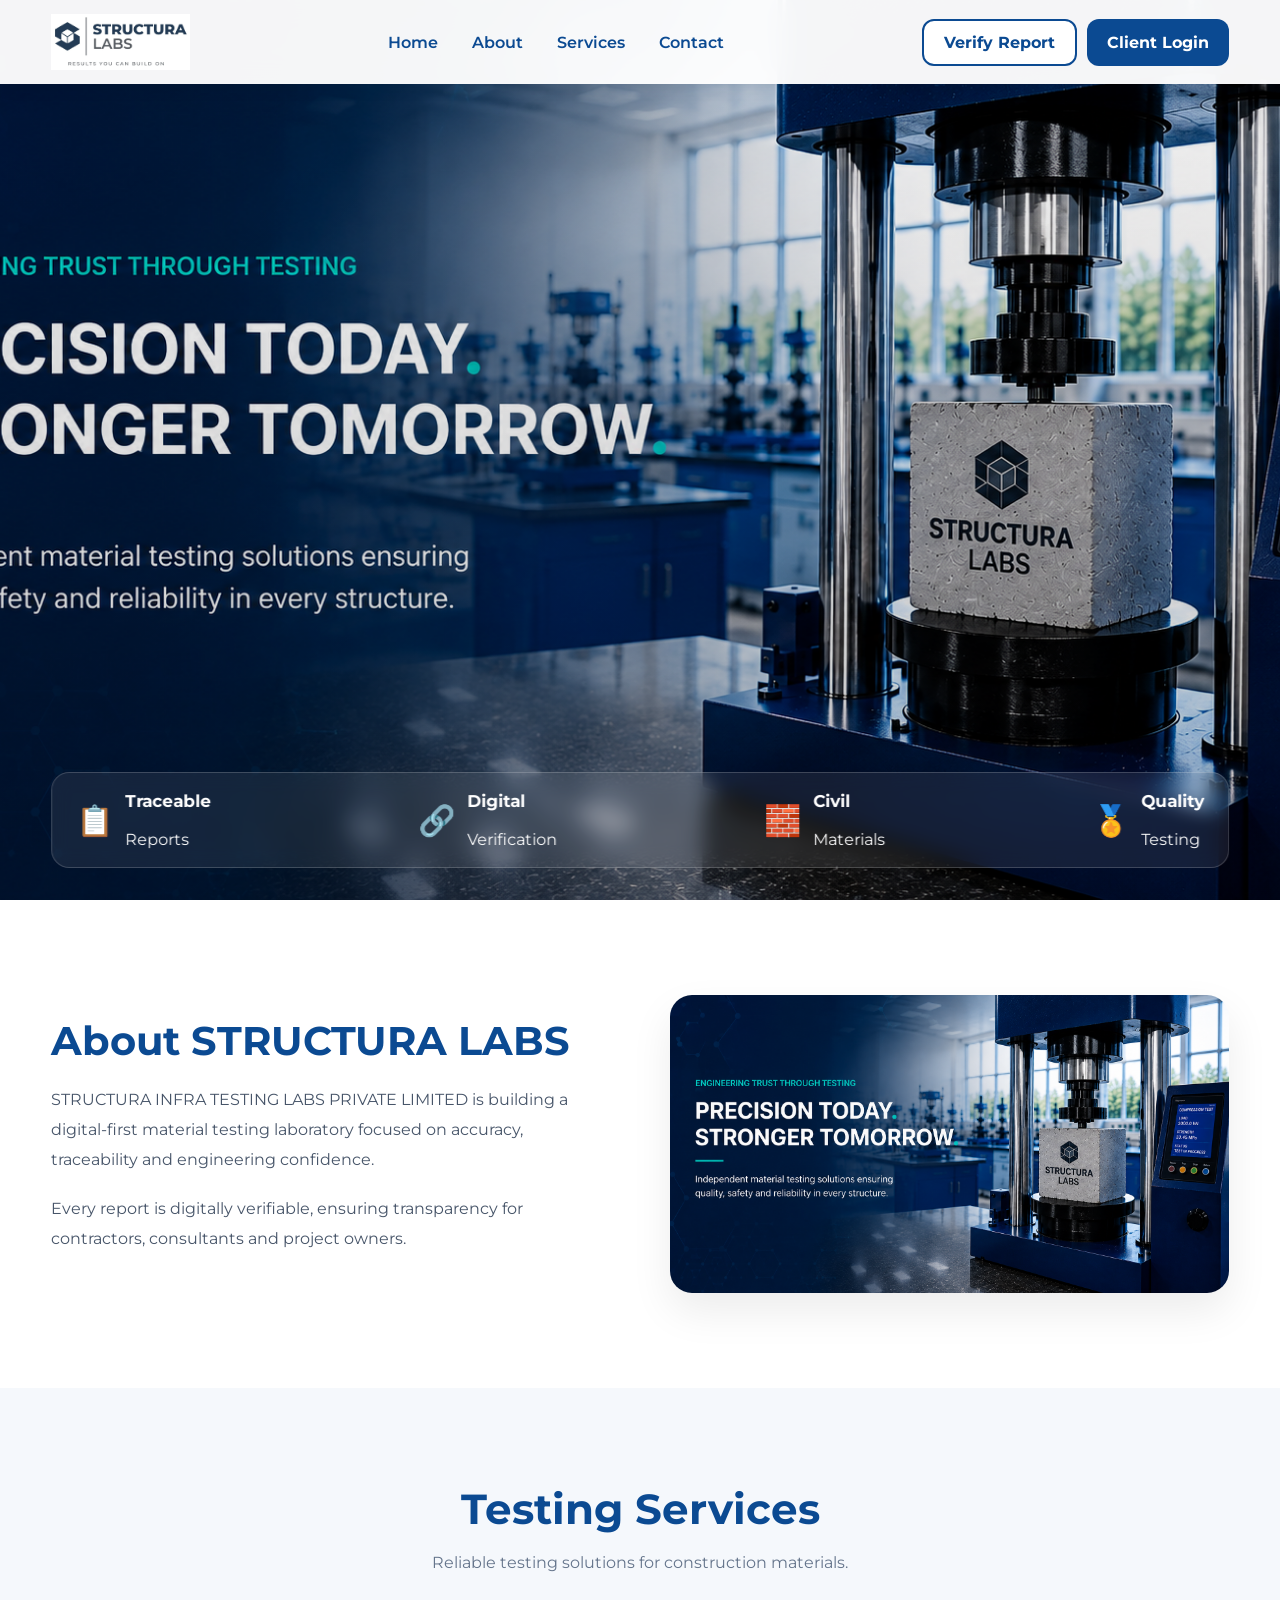
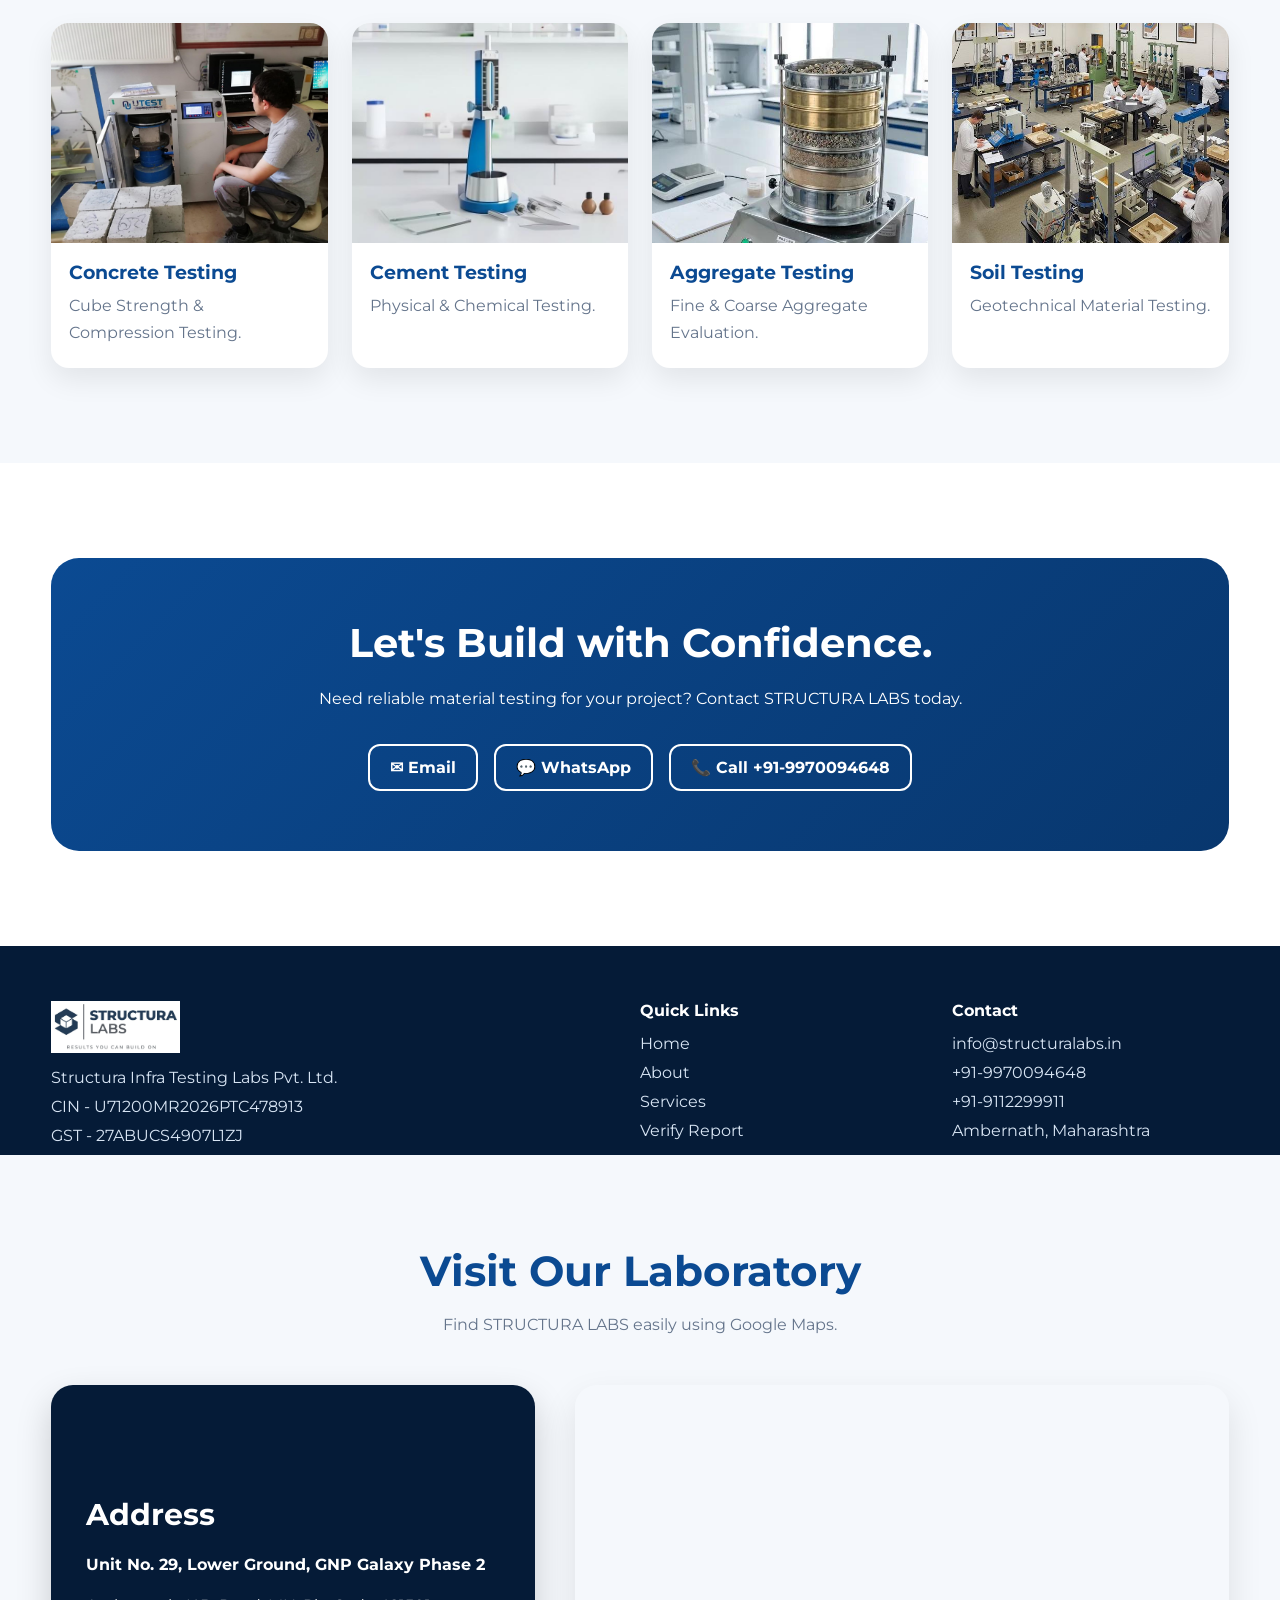
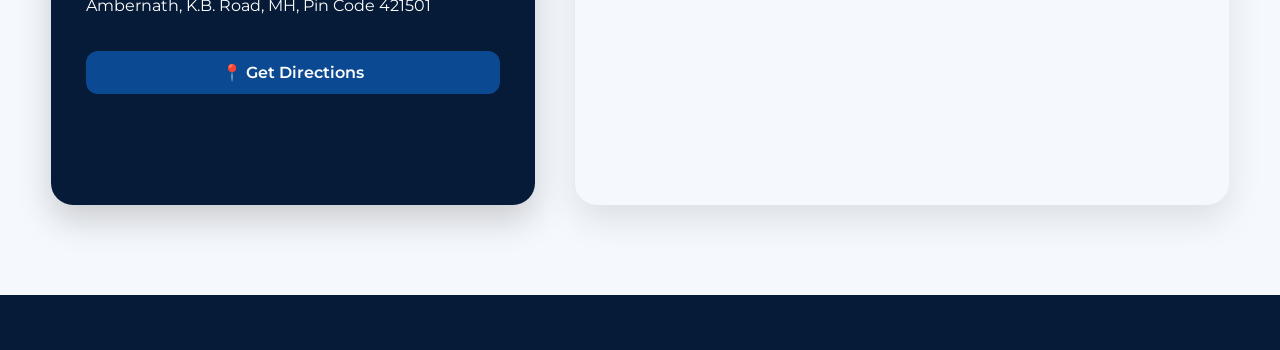
<file: index.html>
<!DOCTYPE html>
<html lang="en">
<head>
<meta charset="UTF-8">
<meta name="viewport" content="width=device-width, initial-scale=1.0">

<title>STRUCTURA LABS | Results You Can Build On</title>

<meta name="description" content="Independent Material Testing Laboratory in Ambernath, Maharashtra.">

<link rel="preconnect" href="https://fonts.googleapis.com">
<link rel="preconnect" href="https://fonts.gstatic.com" crossorigin>

<link href="https://fonts.googleapis.com/css2?family=Montserrat:wght@400;500;600;700;800&display=swap" rel="stylesheet">

<!-- Version updated to force Cloudflare refresh -->
<link rel="stylesheet" href="style.css?v=15">

</head>

<body>

<!-- HEADER -->

<header class="header">

<div class="container nav">

<a href="#" class="logo">
<img src="logo.jpg" alt="STRUCTURA LABS">
</a>

<nav class="menu" id="menu">

<a href="#">Home</a>
<a href="#about">About</a>
<a href="#services">Services</a>
<a href="#contact">Contact</a>

<div class="mobile-buttons">

<a href="/verify/" class="btn btn-outline">
Verify Report
</a>

<a href="/portal/" class="btn btn-primary">
Client Login
</a>

</div>

</nav>

<div class="desktop-buttons">

<a href="/verify/" class="btn btn-outline">
Verify Report
</a>

<a href="/portal/" class="btn btn-primary">
Client Login
</a>

</div>

<button class="hamburger" id="hamburger" aria-label="Menu">
☰
</button>

</div>

</header>

<!-- HERO -->

<section class="hero">

<div class="hero-overlay"></div>

<div class="container hero-features">

<div class="feature">
<span>📋</span>
<div><strong>Traceable</strong><br>Reports</div>
</div>

<div class="feature">
<span>🔗</span>
<div><strong>Digital</strong><br>Verification</div>
</div>

<div class="feature">
<span>🧱</span>
<div><strong>Civil</strong><br>Materials</div>
</div>

<div class="feature">
<span>🏅</span>
<div><strong>Quality</strong><br>Testing</div>
</div>

</div>

</section>

<!-- ABOUT -->

<section id="about" class="section">

<div class="container about">

<div>

<h2>About STRUCTURA LABS</h2>

<p>

STRUCTURA INFRA TESTING LABS PRIVATE LIMITED is building a
digital-first material testing laboratory focused on accuracy,
traceability and engineering confidence.

</p>

<p>

Every report is digitally verifiable, ensuring transparency for
contractors, consultants and project owners.

</p>

</div>

<div>

<img src="structura-banner.png?v=1" alt="STRUCTURA LABS Laboratory">

</div>

</div>

</section>

<!-- SERVICES -->

<section id="services" class="section light">

<div class="container">

<h2 class="center">Testing Services</h2>

<p class="center-sub">
Reliable testing solutions for construction materials.
</p>

<div class="cards">

<div class="card">
<img src="images/concrete-testing.jpg?v=15" loading="lazy" alt="Concrete Testing">
<h3>Concrete Testing</h3>
<p>Cube Strength & Compression Testing.</p>
</div>

<div class="card">
<img src="images/cement-testing.jpg?v=15" loading="lazy" alt="Cement Testing">
<h3>Cement Testing</h3>
<p>Physical & Chemical Testing.</p>
</div>

<div class="card">
<img src="images/aggregate-testing.jpg?v=15" loading="lazy" alt="Aggregate Testing">
<h3>Aggregate Testing</h3>
<p>Fine & Coarse Aggregate Evaluation.</p>
</div>

<div class="card">
<img src="images/soil-testing.jpg?v=15" loading="lazy" alt="Soil Testing">
<h3>Soil Testing</h3>
<p>Geotechnical Material Testing.</p>
</div>

</div>

</div>

</section>

<!-- CONTACT -->

<section id="contact" class="contact">

<div class="container">

<div class="contact-box">

<h2>Let's Build with Confidence.</h2>

<p>
Need reliable material testing for your project?
Contact STRUCTURA LABS today.
</p>

<div class="contact-buttons">

<a href="mailto:info@structuralabs.in" class="btn btn-outline white">
✉ Email
</a>

<a href="https://wa.me/919970094648?text=Hello%20STRUCTURA%20LABS,%0A%0AI%20would%20like%20to%20enquire%20about%20material%20testing%20services.%0A%0AProject:%0ALocation:%0AMaterial:%0AQuantity:"
target="_blank"
class="btn btn-outline white">
💬 WhatsApp
</a>

<a href="tel:+919970094648" class="btn btn-outline white">
📞 Call +91-9970094648
</a>

</div>

</div>

</div>

</section>

<!-- FOOTER -->

<footer>

<div class="container footer">

<div>

<img src="logo.jpg" alt="STRUCTURA LABS">

<p>Structura Infra Testing Labs Pvt. Ltd.</p>
<p>CIN - U71200MR2026PTC478913</p>
<p>GST - 27ABUCS4907L1ZJ</p>

</div>

<div>

<h4>Quick Links</h4>

<a href="#">Home</a>
<a href="#about">About</a>
<a href="#services">Services</a>
<a href="/verify/">Verify Report</a>

</div>

<div>

<h4>Contact</h4>

<p>info@structuralabs.in</p>
<p><a href="tel:+919970094648">+91-9970094648</a></p>
<p><a href="tel:+919112299911">+91-9112299911</a></p>
<p>Ambernath, Maharashtra</p>

</div>

</div>

<!-- LOCATION -->

<section id="location" class="location">

<div class="container">

  

<h2 class="center">Visit Our Laboratory</h2>

<p class="center-sub">
  
Find STRUCTURA LABS easily using Google Maps.
</p>

<div class="location-grid">

<!-- Contact Card -->

<div class="location-info">

  <h3 style="color:#062A54;">Address</h3>

  <p>
    <strong style="color:#062A54;">
      Unit No. 29, Lower Ground, GNP Galaxy Phase 2
    </strong>
  </p>

  <p style="color:#24364B;">
    Ambernath, K.B. Road, MH, Pin Code 421501
  </p>

  <a href="https://maps.app.goo.gl/GvoWypFNTPqAQP8G9"
     target="_blank"
     class="btn btn-primary">
     📍 Get Directions
  </a>

</div>

<!-- Google Map -->

<div class="map-box">

<iframe
src="https://www.google.com/maps?q=19.2205003,73.1712398&z=17&output=embed"
allowfullscreen
loading="lazy"
referrerpolicy="strict-origin-when-cross-origin">
</iframe>

</div>

</div>

</div>

</section>

</footer>

<script src="main.js?v=15"></script>

</body>
</html>
</file>
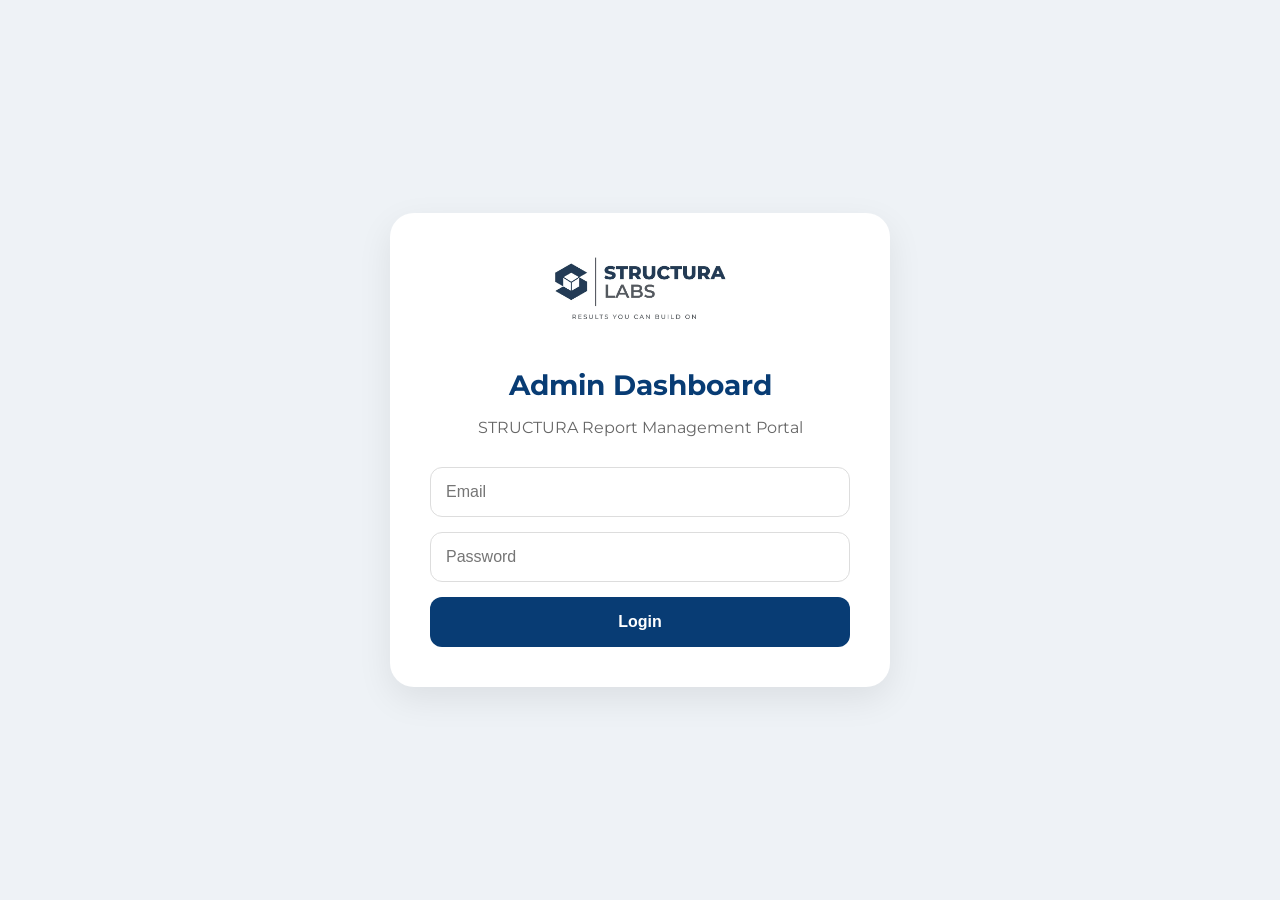
<file: ADMIN/INDEX.HTML>
<!DOCTYPE html>
<html lang="en">
<head>
<meta charset="UTF-8">
<meta name="viewport" content="width=device-width, initial-scale=1.0">
<title>STRUCTURA LABS Admin</title>

<link href="https://fonts.googleapis.com/css2?family=Montserrat:wght@400;500;600;700&display=swap" rel="stylesheet">

<style>
body{
margin:0;
font-family:Montserrat,sans-serif;
background:#eef2f6;
display:flex;
justify-content:center;
align-items:center;
height:100vh;
}

.card{
background:white;
padding:40px;
border-radius:24px;
box-shadow:0 12px 35px rgba(0,0,0,.08);
width:420px;
text-align:center;
}

img{
width:180px;
margin-bottom:20px;
}

h1{
color:#083C74;
font-size:28px;
margin-bottom:10px;
}

p{
color:#666;
margin-bottom:30px;
}

input{
width:100%;
padding:15px;
border-radius:12px;
border:1px solid #ddd;
margin-bottom:15px;
font-size:16px;
box-sizing:border-box;
}

button{
width:100%;
padding:16px;
border:none;
border-radius:12px;
background:#083C74;
color:white;
font-size:16px;
font-weight:600;
cursor:pointer;
}

button:hover{
background:#062d5a;
}
</style>

</head>
<body>

<div class="card">

<img src="../logo.jpg" alt="STRUCTURA Logo">

<h1>Admin Dashboard</h1>

<p>STRUCTURA Report Management Portal</p>

<input type="email" placeholder="Email">

<input type="password" placeholder="Password">

<button>Login</button>

</div>

</body>
</html>
</file>
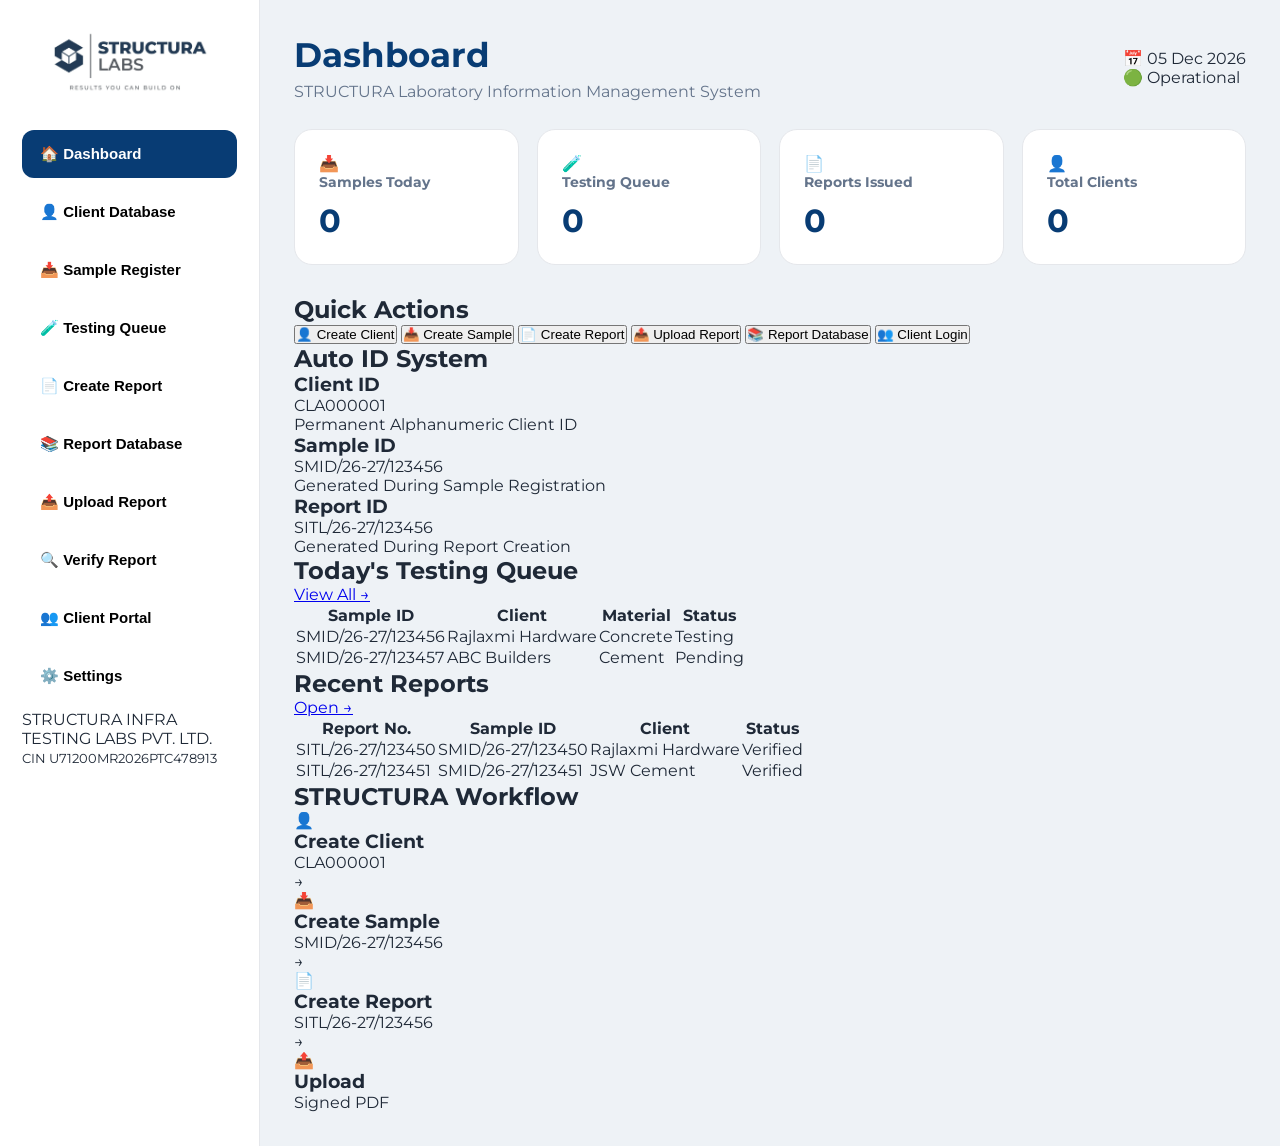
<file: admin/index.html>
<!DOCTYPE html>
<html lang="en">
<head>

<meta charset="UTF-8">
<meta name="viewport" content="width=device-width, initial-scale=1.0">

<title>STRUCTURA LABS | Admin Dashboard</title>

<link rel="preconnect" href="https://fonts.googleapis.com">
<link rel="preconnect" href="https://fonts.gstatic.com" crossorigin>

<link href="https://fonts.googleapis.com/css2?family=Montserrat:wght@400;500;600;700;800&display=swap" rel="stylesheet">

<link rel="stylesheet" href="dashboard.css?v=3">

</head>

<body>

<div class="layout">

<!-- SIDEBAR -->

<aside class="sidebar">

<img src="../logo.jpg" class="logo" alt="STRUCTURA LABS">

<div class="menu">

<button class="active" onclick="location.href='/admin/'">
🏠 Dashboard
</button>

<button onclick="location.href='/admin/pages/clients.html'">
👤 Client Database
</button>

<button onclick="location.href='/admin/pages/new-sample.html'">
📥 Sample Register
</button>

<button onclick="location.href='/admin/pages/testing-queue.html'">
🧪 Testing Queue
</button>

<button onclick="location.href='/admin/pages/generate-report.html'">
📄 Create Report
</button>

<button onclick="location.href='/admin/pages/reports.html'">
📚 Report Database
</button>

<button onclick="location.href='/admin/pages/upload.html'">
📤 Upload Report
</button>

<button onclick="location.href='/verify/'">
🔍 Verify Report
</button>

<button onclick="location.href='/portal/'">
👥 Client Portal
</button>

<button onclick="location.href='/admin/pages/settings.html'">
⚙️ Settings
</button>

</div>

<div class="sidebar-footer">

<p>STRUCTURA INFRA TESTING LABS PVT. LTD.</p>

<small>CIN U71200MR2026PTC478913</small>

</div>

</aside>

<!-- MAIN -->

<main class="main">

<!-- TOP HEADER -->

<div class="header">

<div>

<h1>Dashboard</h1>

<p class="subtitle">
STRUCTURA Laboratory Information Management System
</p>

</div>

<div class="header-status">

<div class="status-box">
📅 <span id="todayDate"></span>
</div>

<div class="status-box">
🟢 Operational
</div>

</div>

</div>

<!-- DASHBOARD CARDS -->

<div class="stats">

<div class="card blue">
<div class="icon">📥</div>
<h3>Samples Today</h3>
<div class="value" id="samplesToday">0</div>
</div>

<div class="card orange">
<div class="icon">🧪</div>
<h3>Testing Queue</h3>
<div class="value" id="testingQueue">0</div>
</div>

<div class="card green">
<div class="icon">📄</div>
<h3>Reports Issued</h3>
<div class="value" id="reportsIssued">0</div>
</div>

<div class="card purple">
<div class="icon">👤</div>
<h3>Total Clients</h3>
<div class="value" id="clientsCount">0</div>
</div>

</div>

<!-- QUICK ACTIONS -->

<section class="section">

<h2>Quick Actions</h2>

<div class="actions-grid">

<button onclick="location.href='/admin/pages/clients.html'">
👤
<span>Create Client</span>
</button>

<button onclick="location.href='/admin/pages/new-sample.html'">
📥
<span>Create Sample</span>
</button>

<button onclick="location.href='/admin/pages/generate-report.html'">
📄
<span>Create Report</span>
</button>

<button onclick="location.href='/admin/pages/upload.html'">
📤
<span>Upload Report</span>
</button>

<button onclick="location.href='/admin/pages/reports.html'">
📚
<span>Report Database</span>
</button>

<button onclick="location.href='/portal/'">
👥
<span>Client Login</span>
</button>

</div>

</section>

<!-- ID SYSTEM -->

<section class="section">

<h2>Auto ID System</h2>

<div class="id-grid">

<div class="id-card">

<h3>Client ID</h3>

<div class="id-value">CLA000001</div>

<p>Permanent Alphanumeric Client ID</p>

</div>

<div class="id-card">

<h3>Sample ID</h3>

<div class="id-value">SMID/26-27/123456</div>

<p>Generated During Sample Registration</p>

</div>

<div class="id-card">

<h3>Report ID</h3>

<div class="id-value">SITL/26-27/123456</div>

<p>Generated During Report Creation</p>

</div>

</div>

</section>

<!-- TODAY'S TESTING QUEUE -->

<section class="section">

<div class="section-header">

<h2>Today's Testing Queue</h2>

<a href="/admin/pages/testing-queue.html">
View All →
</a>

</div>

<div class="table-card">

<table>

<thead>

<tr>

<th>Sample ID</th>
<th>Client</th>
<th>Material</th>
<th>Status</th>

</tr>

</thead>

<tbody>

<tr>

<td>SMID/26-27/123456</td>

<td>Rajlaxmi Hardware</td>

<td>Concrete</td>

<td><span class="badge testing">Testing</span></td>

</tr>

<tr>

<td>SMID/26-27/123457</td>

<td>ABC Builders</td>

<td>Cement</td>

<td><span class="badge pending">Pending</span></td>

</tr>

</tbody>

</table>

</div>

</section>

<!-- RECENT REPORTS -->

<section class="section">

<div class="section-header">

<h2>Recent Reports</h2>

<a href="/admin/pages/reports.html">
Open →
</a>

</div>

<div class="table-card">

<table>

<thead>

<tr>

<th>Report No.</th>
<th>Sample ID</th>
<th>Client</th>
<th>Status</th>

</tr>

</thead>

<tbody>

<tr>

<td>SITL/26-27/123450</td>

<td>SMID/26-27/123450</td>

<td>Rajlaxmi Hardware</td>

<td><span class="badge verified">Verified</span></td>

</tr>

<tr>

<td>SITL/26-27/123451</td>

<td>SMID/26-27/123451</td>

<td>JSW Cement</td>

<td><span class="badge verified">Verified</span></td>

</tr>

</tbody>

</table>

</div>

</section>

<!-- WORKFLOW -->

<section class="section">

<h2>STRUCTURA Workflow</h2>

<div class="workflow">

<div class="step">

<div class="step-icon">👤</div>

<h3>Create Client</h3>

<p>CLA000001</p>

</div>

<div class="arrow">→</div>

<div class="step">

<div class="step-icon">📥</div>

<h3>Create Sample</h3>

<p>SMID/26-27/123456</p>

</div>

<div class="arrow">→</div>

<div class="step">

<div class="step-icon">📄</div>

<h3>Create Report</h3>

<p>SITL/26-27/123456</p>

</div>

<div class="arrow">→</div>

<div class="step">

<div class="step-icon">📤</div>

<h3>Upload</h3>

<p>Signed PDF</p>

</div>

</div>

</section>

</main>

</div>

<script>

document.getElementById("todayDate").textContent =
new Date().toLocaleDateString("en-IN",{
day:"2-digit",
month:"short",
year:"numeric"
});

</script>

</body>
</html>
</file>
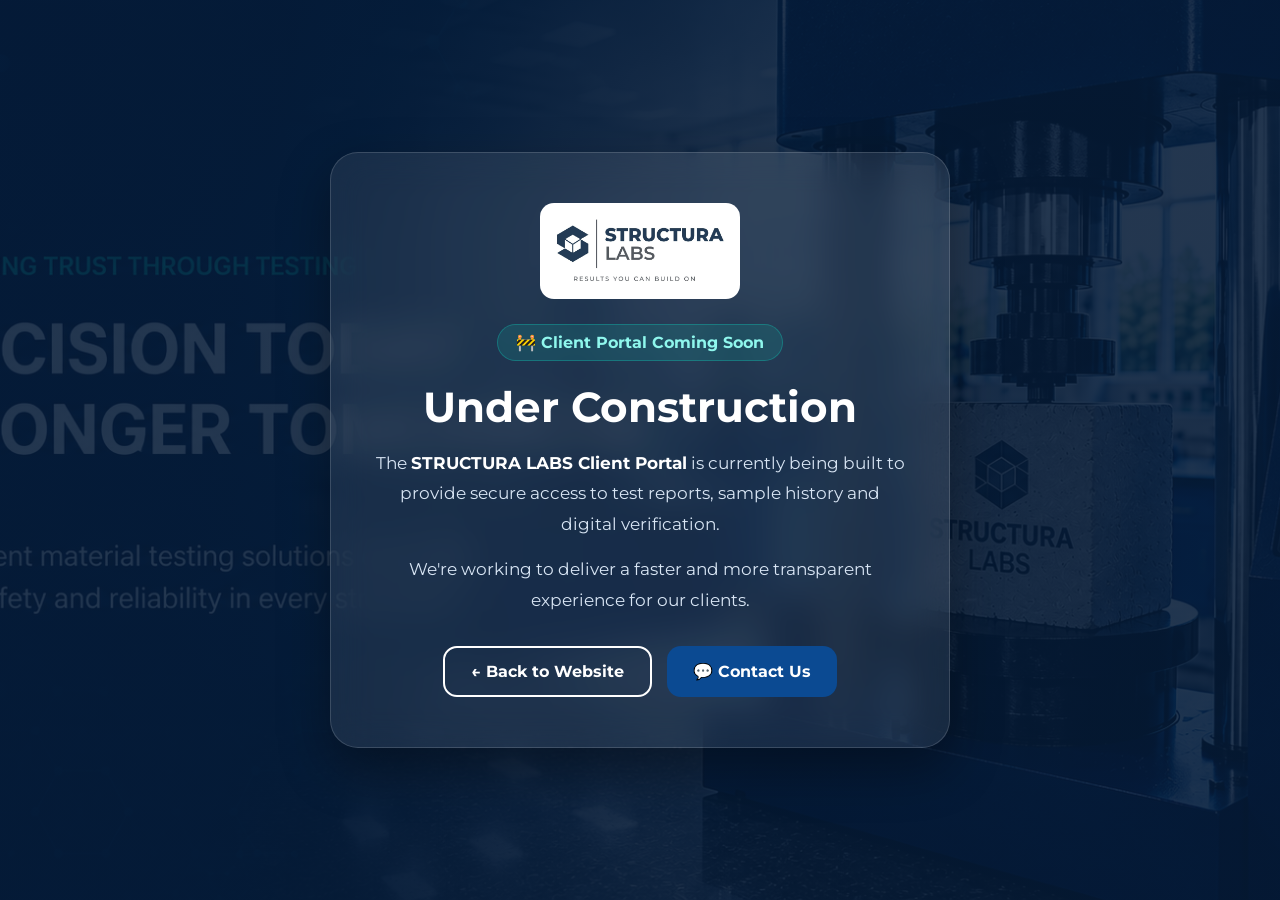
<file: portal/index.html>
<!DOCTYPE html>
<html lang="en">
<head>
<meta charset="UTF-8">
<meta name="viewport" content="width=device-width, initial-scale=1.0">

<title>Client Portal | STRUCTURA LABS</title>

<link rel="preconnect" href="https://fonts.googleapis.com">
<link rel="preconnect" href="https://fonts.gstatic.com" crossorigin>

<link href="https://fonts.googleapis.com/css2?family=Montserrat:wght@400;500;600;700;800&display=swap" rel="stylesheet">

<style>
:root{
  --blue:#0B4A92;
  --navy:#051B37;
  --teal:#11C5B5;
}

*{
  margin:0;
  padding:0;
  box-sizing:border-box;
}

body{
  font-family:'Montserrat',sans-serif;
  min-height:100vh;
  display:flex;
  align-items:center;
  justify-content:center;
  padding:20px;
  color:white;
  background:
  linear-gradient(rgba(5,27,55,.88),rgba(5,27,55,.88)),
  url("../structura-banner.png") center/cover no-repeat;
}

.card{
  width:100%;
  max-width:620px;
  padding:50px 40px;
  border-radius:28px;
  text-align:center;
  background:rgba(255,255,255,.08);
  backdrop-filter:blur(18px);
  border:1px solid rgba(255,255,255,.15);
  box-shadow:0 20px 50px rgba(0,0,0,.35);
}

.logo{
  width:200px;
  margin:0 auto 25px;
  display:block;
  background:white;
  padding:12px;
  border-radius:14px;
}

.badge{
  display:inline-block;
  padding:8px 18px;
  margin-bottom:20px;
  border-radius:999px;
  background:rgba(17,197,181,.15);
  border:1px solid rgba(17,197,181,.35);
  color:#8FF7ED;
  font-weight:700;
}

h1{
  font-size:42px;
  margin-bottom:15px;
}

p{
  font-size:17px;
  line-height:1.8;
  color:#D8E5F4;
  margin-bottom:15px;
}

.highlight{
  color:white;
  font-weight:700;
}

.buttons{
  margin-top:30px;
  display:flex;
  gap:15px;
  justify-content:center;
  flex-wrap:wrap;
}

.btn{
  display:inline-flex;
  align-items:center;
  justify-content:center;
  padding:14px 26px;
  border-radius:14px;
  font-weight:700;
  text-decoration:none;
  transition:.3s;
}

.btn-primary{
  background:var(--blue);
  color:white;
}

.btn-primary:hover{
  background:#08376E;
}

.btn-outline{
  border:2px solid white;
  color:white;
}

.btn-outline:hover{
  background:white;
  color:var(--blue);
}

@media(max-width:768px){

.card{
  padding:35px 24px;
}

.logo{
  width:160px;
}

h1{
  font-size:30px;
}

p{
  font-size:15px;
}

.buttons{
  flex-direction:column;
}

.btn{
  width:100%;
}

}
</style>

</head>

<body>

<div class="card">

<img src="../logo.jpg" class="logo" alt="STRUCTURA LABS">

<div class="badge">
🚧 Client Portal Coming Soon
</div>

<h1>Under Construction</h1>

<p>
The <span class="highlight">STRUCTURA LABS Client Portal</span> is currently being built to provide secure access to test reports, sample history and digital verification.
</p>

<p>
We're working to deliver a faster and more transparent experience for our clients.
</p>

<div class="buttons">

<a href="/" class="btn btn-outline">
← Back to Website
</a>

<a href="https://wa.me/919970094648?text=Hello%20STRUCTURA%20LABS,%20I%20would%20like%20to%20enquire%20about%20my%20test%20report."
target="_blank"
class="btn btn-primary">
💬 Contact Us
</a>

</div>

</div>

</body>
</html>
</file>
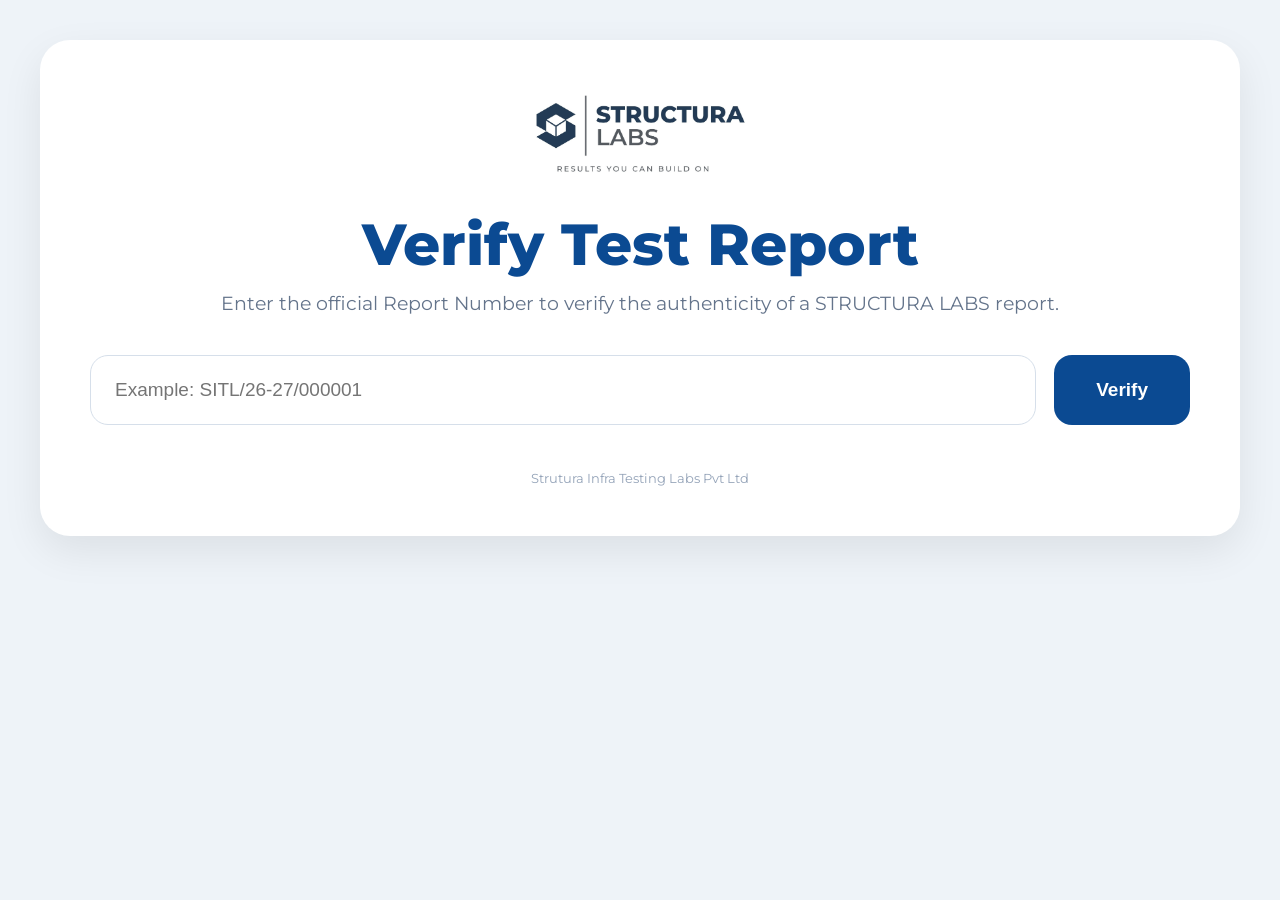
<file: verify/index.html>
<!DOCTYPE html>
<html lang="en">
<head>
<meta charset="UTF-8">
<meta name="viewport" content="width=device-width, initial-scale=1.0">

<title>Verify Test Report | STRUCTURA LABS</title>

<link rel="preconnect" href="https://fonts.googleapis.com">
<link rel="preconnect" href="https://fonts.gstatic.com" crossorigin>
<link href="https://fonts.googleapis.com/css2?family=Montserrat:wght@400;500;600;700;800&display=swap" rel="stylesheet">

<style>
*{margin:0;padding:0;box-sizing:border-box;}

body{
font-family:'Montserrat',sans-serif;
background:#EEF3F8;
padding:40px 20px;
color:#111827;
}

.container{
max-width:1200px;
margin:auto;
background:#fff;
border-radius:30px;
padding:50px;
box-shadow:0 15px 40px rgba(0,0,0,.08);
}

.logo{
display:block;
margin:auto;
width:220px;
margin-bottom:30px;
}

h1{
text-align:center;
font-size:58px;
font-weight:800;
color:#0B4A92;
margin-bottom:12px;
}

.subtitle{
text-align:center;
font-size:19px;
color:#64748B;
margin-bottom:40px;
}

.search{
display:flex;
gap:18px;
flex-wrap:wrap;
}

.search input{
flex:1;
min-width:250px;
height:70px;
padding:0 24px;
border:1px solid #D6DFEA;
border-radius:18px;
font-size:19px;
outline:none;
}

.search input:focus{
border-color:#0B4A92;
box-shadow:0 0 0 3px rgba(11,74,146,.12);
}

button{
height:70px;
padding:0 42px;
border:none;
border-radius:18px;
background:#0B4A92;
color:white;
font-size:19px;
font-weight:700;
cursor:pointer;
}

button:hover{
background:#08376E;
}

.loading{
display:none;
text-align:center;
margin-top:25px;
font-weight:600;
color:#64748B;
}

.error{
display:none;
margin-top:25px;
background:#FEE2E2;
color:#991B1B;
padding:18px;
border-radius:14px;
font-weight:600;
text-align:center;
}

.result{
display:none;
margin-top:40px;
}

.badge{
display:inline-block;
background:#16A34A;
color:white;
padding:12px 24px;
border-radius:999px;
font-weight:700;
margin-bottom:30px;
}

.layout{
display:grid;
grid-template-columns:1fr 260px;
gap:40px;
align-items:start;
}

.row{
display:grid;
grid-template-columns:220px 1fr;
padding:18px 0;
border-bottom:1px solid #E5E7EB;
}

.label{
font-weight:700;
color:#385676;
}

.value{
word-break:break-word;
}

.qr{
text-align:center;
}

.qr img{
width:220px;
padding:10px;
background:white;
border:1px solid #D8E2EC;
border-radius:16px;
}

.qr small{
display:block;
margin-top:10px;
color:#64748B;
}

.download{
display:inline-block;
margin-top:35px;
padding:17px 25px;
background:#0B4A92;
color:white;
text-decoration:none;
font-weight:700;
border-radius:15px;
}

.download:hover{
background:#08376E;
}

.footer{
text-align:center;
margin-top:45px;
font-size:13px;
color:#94A3B8;
}

@media(max-width:800px){

.container{
padding:30px 22px;
}

.logo{
width:170px;
}

h1{
font-size:40px;
}

.subtitle{
font-size:16px;
}

.search{
flex-direction:column;
}

.search input,
button{
width:100%;
height:62px;
font-size:17px;
}

.layout{
grid-template-columns:1fr;
}

.qr{
order:-1;
}

.row{
grid-template-columns:1fr;
gap:8px;
}

.download{
width:100%;
text-align:center;
}
}
</style>
</head>

<body>

<div class="container">

<img src="/logo.jpg" class="logo" alt="STRUCTURA LABS">

<h1>Verify Test Report</h1>

<p class="subtitle">
Enter the official Report Number to verify the authenticity of a STRUCTURA LABS report.
</p>

<div class="search">
<input id="reportInput" placeholder="Example: SITL/26-27/000001" autocomplete="off">
<button onclick="verifyReport()">Verify</button>
</div>

<div id="loading" class="loading">
Verifying report...
</div>

<div id="error" class="error"></div>

<div id="result" class="result">

<div class="badge">✓ VERIFIED REPORT</div>

<div class="layout">

<div>

<div class="row">
<div class="label">Report Number</div>
<div class="value" id="report_number"></div>
</div>

<div class="row">
<div class="label">Sample ID</div>
<div class="value" id="sample_id"></div>
</div>

<div class="row">
<div class="label">Client Name</div>
<div class="value" id="client_name"></div>
</div>

<div class="row">
<div class="label">Material Category</div>
<div class="value" id="material_category"></div>
</div>

<div class="row">
<div class="label">Test Name</div>
<div class="value" id="test_name"></div>
</div>

<div class="row">
<div class="label">Issue Date</div>
<div class="value" id="issue_date"></div>
</div>

<div class="row">
<div class="label">Status</div>
<div class="value" id="status"></div>
</div>

<a id="downloadButton" class="download" target="_blank">
Download Original Signed PDF
</a>

</div>

<div class="qr">
<img id="qrImage" alt="Verification QR">
<small>Verification QR</small>
</div>

</div>

</div>

<div class="footer">
Strutura Infra Testing Labs Pvt Ltd
</div>

</div>

<script>

const API="https://structura-api.manishgodhwani1993.workers.dev";

const params=new URLSearchParams(window.location.search);
const autoReport=params.get("report");

window.addEventListener("DOMContentLoaded",()=>{

if(autoReport){

document.getElementById("reportInput").value=autoReport;
verifyReport();

}

});

document.getElementById("reportInput").addEventListener("keydown",e=>{

if(e.key==="Enter") verifyReport();

});

async function verifyReport(){

const report=document.getElementById("reportInput").value.trim();

document.getElementById("error").style.display="none";
document.getElementById("result").style.display="none";

if(!report){

showError("Please enter a Report Number.");
return;

}

document.getElementById("loading").style.display="block";

try{

const res=await fetch(`${API}/verify/${encodeURIComponent(report)}`);

const data=await res.json();

document.getElementById("loading").style.display="none";

if(!data.found){

showError("Report not found.");
return;

}

const r=data.report;

document.getElementById("report_number").textContent=r.report_number;
document.getElementById("sample_id").textContent=r.sample_id;
document.getElementById("client_name").textContent=r.client_name;
document.getElementById("material_category").textContent=r.material_category;
document.getElementById("test_name").textContent=r.test_name;
document.getElementById("issue_date").textContent=r.issue_date;
document.getElementById("status").textContent=r.status;

document.getElementById("downloadButton").href=
`${API}/download/${encodeURIComponent(r.report_number)}`;

const verifyURL=`https://structuralabs.in/verify/?report=${encodeURIComponent(r.report_number)}`;

document.getElementById("qrImage").src=
`https://api.qrserver.com/v1/create-qr-code/?size=220x220&data=${encodeURIComponent(verifyURL)}`;

document.getElementById("result").style.display="block";

}catch(err){

document.getElementById("loading").style.display="none";
showError("Unable to connect to the verification server.");

}

}

function showError(msg){

const box=document.getElementById("error");
box.textContent=msg;
box.style.display="block";

}
</script>

</body>
</html>
</file>
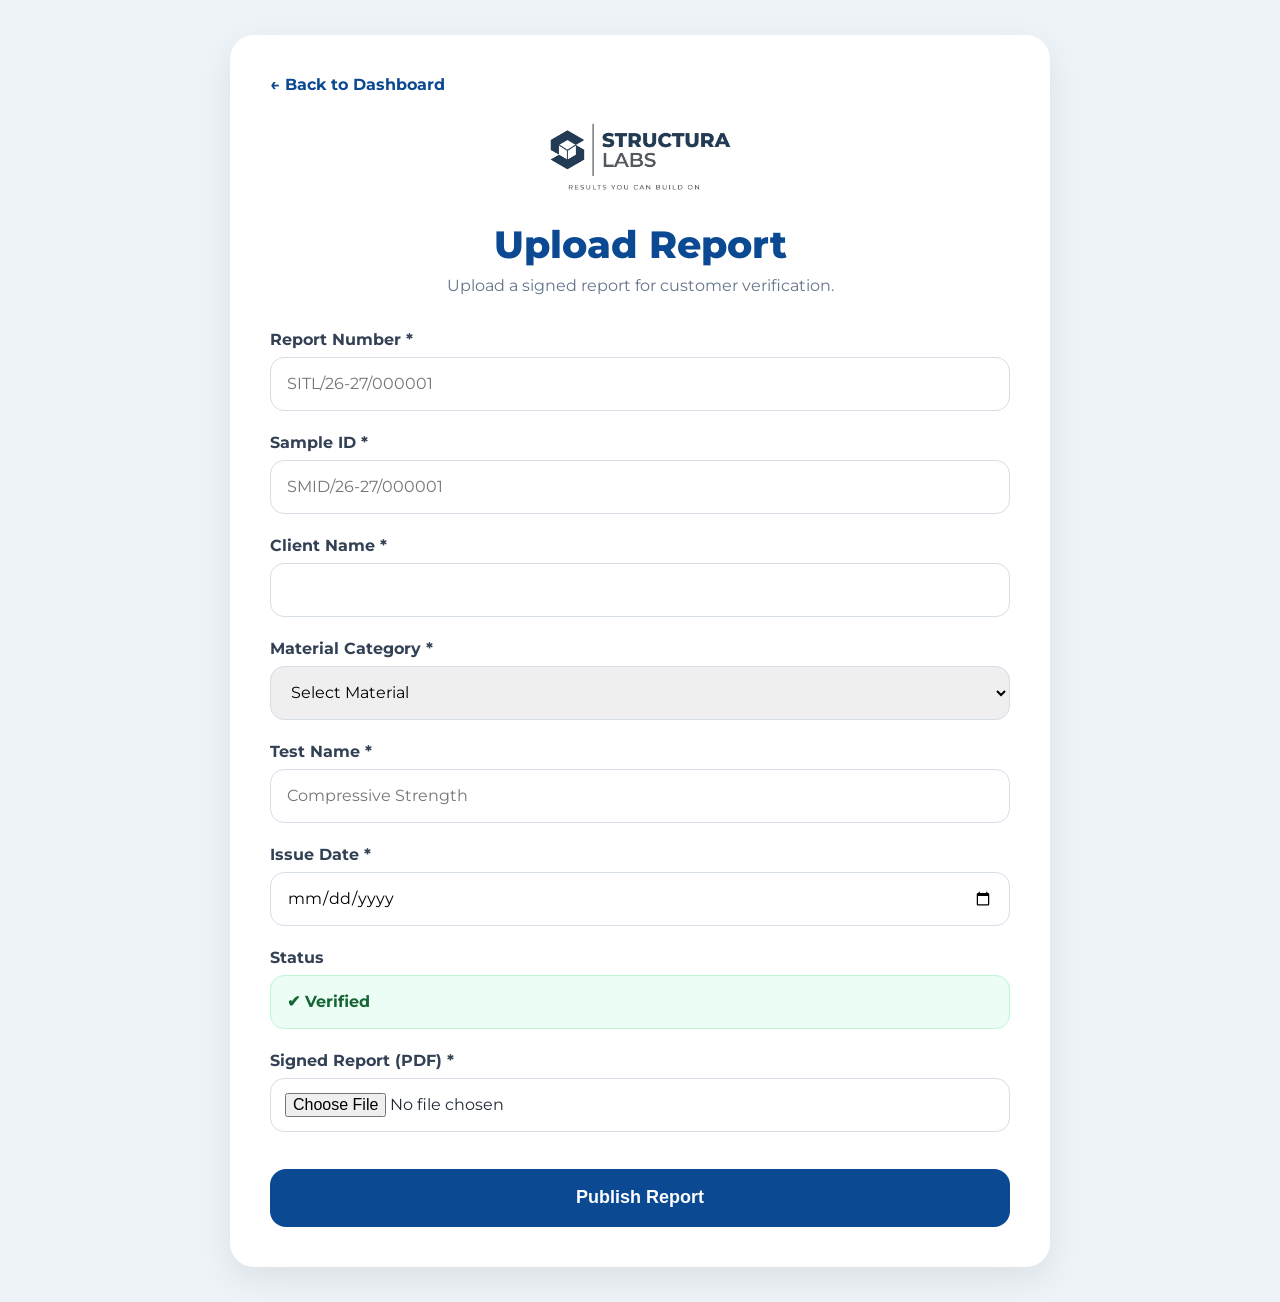
<file: admin/pages/new-sample.html>
<!DOCTYPE html>
<html lang="en">
<head>
<meta charset="UTF-8">
<meta name="viewport" content="width=device-width, initial-scale=1.0">

<title>Upload Report | STRUCTURA LABS</title>

<link href="https://fonts.googleapis.com/css2?family=Montserrat:wght@400;500;600;700;800&display=swap" rel="stylesheet">

<style>

*{margin:0;padding:0;box-sizing:border-box;}

body{
font-family:'Montserrat',sans-serif;
background:#EEF3F8;
padding:35px;
color:#1F2937;
}

.container{
max-width:820px;
margin:auto;
background:#fff;
padding:40px;
border-radius:24px;
box-shadow:0 12px 35px rgba(0,0,0,.08);
}

.logo{
display:block;
margin:auto;
width:190px;
margin-bottom:25px;
}

h1{
text-align:center;
font-size:38px;
font-weight:800;
color:#0B4A92;
margin-bottom:8px;
}

.subtitle{
text-align:center;
color:#64748B;
margin-bottom:35px;
}

.form-group{
margin-bottom:22px;
}

label{
display:block;
font-weight:700;
margin-bottom:8px;
color:#334155;
}

input,select{
width:100%;
height:54px;
padding:0 16px;
border:1px solid #D6DEE8;
border-radius:14px;
font-size:16px;
font-family:inherit;
}

input:focus,select:focus{
outline:none;
border-color:#0B4A92;
box-shadow:0 0 0 3px rgba(11,74,146,.10);
}

input[type=file]{
height:auto;
padding:14px;
}

.status-box{
height:54px;
display:flex;
align-items:center;
padding:0 16px;
background:#ECFDF5;
border:1px solid #BBF7D0;
border-radius:14px;
color:#166534;
font-weight:700;
}

button{
width:100%;
height:58px;
border:none;
border-radius:16px;
background:#0B4A92;
color:white;
font-size:18px;
font-weight:700;
cursor:pointer;
margin-top:15px;
}

button:hover{
background:#08376E;
}

.message{
display:none;
margin-top:25px;
padding:18px;
border-radius:14px;
font-weight:600;
text-align:center;
}

.success{
background:#ECFDF5;
color:#166534;
}

.error{
background:#FEE2E2;
color:#991B1B;
}

.back{
display:inline-block;
margin-bottom:25px;
color:#0B4A92;
text-decoration:none;
font-weight:700;
}

@media(max-width:768px){

body{
padding:18px;
}

.container{
padding:28px 22px;
}

.logo{
width:150px;
}

h1{
font-size:30px;
}

}

</style>
</head>

<body>

<div class="container">

<a href="../index.html" class="back">← Back to Dashboard</a>

<img src="/logo.jpg" class="logo" alt="STRUCTURA LABS">

<h1>Upload Report</h1>

<p class="subtitle">
Upload a signed report for customer verification.
</p>

<form id="reportForm">

<div class="form-group">
<label>Report Number *</label>
<input type="text" id="report_number" placeholder="SITL/26-27/000001" required>
</div>

<div class="form-group">
<label>Sample ID *</label>
<input type="text" id="sample_id" placeholder="SMID/26-27/000001" required>
</div>

<div class="form-group">
<label>Client Name *</label>
<input type="text" id="client_name" required>
</div>

<div class="form-group">
<label>Material Category *</label>
<select id="material_category" required>
<option value="">Select Material</option>
<option>Cement</option>
<option>Concrete</option>
<option>Coarse Aggregate</option>
<option>Fine Aggregate</option>
<option>Soil</option>
<option>Bitumen</option>
<option>Bricks</option>
<option>Blocks</option>
<option>Tiles</option>
<option>Steel</option>
<option>Other</option>
</select>
</div>

<div class="form-group">
<label>Test Name *</label>
<input type="text" id="test_name" placeholder="Compressive Strength" required>
</div>

<div class="form-group">
<label>Issue Date *</label>
<input type="date" id="issue_date" required>
</div>

<div class="form-group">
<label>Status</label>
<div class="status-box">✔ Verified</div>
</div>

<div class="form-group">
<label>Signed Report (PDF) *</label>
<input type="file" id="pdf" accept="application/pdf" required>
</div>

<button type="submit">
Publish Report
</button>

</form>

<div id="success" class="message success"></div>
<div id="error" class="message error"></div>

</div>

<script>

const API="https://structura-api.manishgodhwani1993.workers.dev";

document.getElementById("reportForm").addEventListener("submit",async(e)=>{

e.preventDefault();

const success=document.getElementById("success");
const error=document.getElementById("error");

success.style.display="none";
error.style.display="none";

const form=new FormData();

form.append("report_number",document.getElementById("report_number").value.trim());
form.append("sample_id",document.getElementById("sample_id").value.trim());
form.append("client_name",document.getElementById("client_name").value.trim());
form.append("material_category",document.getElementById("material_category").value);
form.append("test_name",document.getElementById("test_name").value.trim());
form.append("issue_date",document.getElementById("issue_date").value);
form.append("status","Verified");
form.append("pdf",document.getElementById("pdf").files[0]);

try{

const response=await fetch(`${API}/publish`,{
method:"POST",
body:form
});

const data=await response.json();

if(!response.ok||!data.success){

throw new Error(data.message||"Publish failed");

}

success.innerHTML=`
Report published successfully.<br><br>
<b>Report Number:</b> ${data.report_number}<br>
<b>Verification:</b><br>
<a href="${data.verify_url}" target="_blank">${data.verify_url}</a>
`;

success.style.display="block";

document.getElementById("reportForm").reset();

}catch(err){

error.textContent=err.message;
error.style.display="block";

}

});

</script>

</body>
</html>
</file>
<file: style.css>
:root{
--blue:#0B4A92;
--navy:#062A54;
--teal:#11C5B5;
--light:#F5F8FC;
--text:#24364B;
--white:#ffffff;
}

*{
margin:0;
padding:0;
box-sizing:border-box;
}

html{
scroll-behavior:smooth;
}

body{
font-family:'Montserrat',sans-serif;
background:var(--white);
color:var(--text);
overflow-x:hidden;
}

img{
display:block;
max-width:100%;
}

.container{
width:min(92%,1280px);
margin:auto;
}

/* HEADER */

.header{
position:fixed;
top:0;
left:0;
width:100%;
background:rgba(255,255,255,.96);
backdrop-filter:blur(14px);
box-shadow:0 3px 18px rgba(0,0,0,.06);
z-index:1000;
}

.nav{
height:84px;
display:flex;
align-items:center;
justify-content:space-between;
gap:20px;
}

.logo img{
height:56px;
width:auto;
}

/* MENU */

.menu{
display:flex;
align-items:center;
gap:34px;
}

.menu a{
text-decoration:none;
font-weight:600;
color:var(--blue);
position:relative;
}

.menu a::after{
content:"";
position:absolute;
left:0;
bottom:-8px;
width:0;
height:3px;
background:var(--teal);
border-radius:3px;
transition:.3s;
}

.menu a:hover::after{
width:100%;
}

/* BUTTONS */

.desktop-buttons{
display:flex;
gap:10px;
}

.mobile-buttons{
display:none;
}

.btn{
display:inline-flex;
align-items:center;
justify-content:center;
padding:12px 20px;
border-radius:12px;
font-weight:700;
text-decoration:none;
white-space:nowrap;
transition:.25s;
}

.btn-primary{
background:var(--blue);
color:white;
}

.btn-primary:hover{
background:#08376E;
}

.btn-outline{
background:white;
border:2px solid var(--blue);
color:var(--blue);
}

.btn-outline:hover{
background:var(--blue);
color:white;
}

.btn-outline.white{
background:transparent;
border-color:white;
color:white;
}

.btn-outline.white:hover{
background:white;
color:var(--blue);
}

/* HAMBURGER */

.hamburger{
display:none;
background:none;
border:none;
font-size:28px;
cursor:pointer;
color:var(--blue);
}

/* HERO */

.hero{
position:relative;
height:100vh;
min-height:700px;
background:url("structura-banner.png?v=1") center center/cover no-repeat;
overflow:hidden;
}

.hero-overlay{
position:absolute;
inset:0;
background:linear-gradient(
180deg,
rgba(0,0,0,.05),
rgba(0,0,0,.20)
);
}

/* FEATURE STRIP */

.hero-features{
position:absolute;
left:50%;
bottom:32px;
transform:translateX(-50%);
width:min(92%,1200px);

display:flex;
justify-content:space-between;
align-items:center;
gap:20px;

padding:18px 24px;

background:rgba(255,255,255,.08);
backdrop-filter:blur(10px);
border:1px solid rgba(255,255,255,.18);
border-radius:18px;

color:white;
z-index:5;
}

.feature{
display:flex;
align-items:center;
gap:12px;
}

.feature span{
font-size:30px;
}

.feature strong{
display:block;
font-size:17px;
}

/* GENERAL */

.section{
padding:95px 0;
}

.light{
background:var(--light);
}

.center{
text-align:center;
font-size:42px;
color:var(--blue);
margin-bottom:14px;
}

.center-sub{
text-align:center;
max-width:700px;
margin:0 auto 45px;
line-height:1.8;
color:#64748B;
}

/* ABOUT */

.about{
display:grid;
grid-template-columns:1fr 1fr;
gap:60px;
align-items:center;
}

.about img{
border-radius:22px;
box-shadow:0 18px 42px rgba(0,0,0,.08);
}

.about h2{
font-size:40px;
color:var(--blue);
margin-bottom:20px;
}

.about p{
line-height:1.9;
margin-bottom:18px;
color:#475569;
}

/* SERVICES */

.cards{
display:grid;
grid-template-columns:repeat(4,1fr);
gap:24px;
}

.card{
background:white;
border-radius:18px;
overflow:hidden;
box-shadow:0 12px 28px rgba(0,0,0,.08);
transition:.3s;
}

.card:hover{
transform:translateY(-8px);
}

.card img{
width:100%;
height:220px;
object-fit:cover;
transition:transform .4s ease;
}

.card:hover img{
transform:scale(1.05);
}

.card h3{
padding:18px 18px 8px;
color:var(--blue);
}

.card p{
padding:0 18px 22px;
line-height:1.7;
color:#64748B;
}

/* CONTACT */

.contact{
padding:95px 0;
}

.contact-box{
background:linear-gradient(135deg,var(--blue),#08376E);
color:white;
padding:60px;
border-radius:28px;
text-align:center;
}

.contact-box h2{
font-size:40px;
margin-bottom:18px;
}

.contact-box p{
max-width:650px;
margin:0 auto 30px;
line-height:1.8;
}

.contact-buttons{
display:flex;
justify-content:center;
gap:16px;
flex-wrap:wrap;
}

/* FOOTER */

footer{
background:#051B37;
padding:55px 0;
}

.footer{
display:grid;
grid-template-columns:2fr 1fr 1fr;
gap:35px;
}

.footer img{
height:52px;
margin-bottom:15px;
}

.footer h4{
color:white;
margin-bottom:14px;
}

.footer p,
.footer a{
color:#D8E5F4;
text-decoration:none;
display:block;
margin-bottom:10px;
}

.footer a:hover{
color:white;
}

/* TABLET */

@media(max-width:1024px){

.about{
grid-template-columns:1fr;
}

.cards{
grid-template-columns:repeat(2,1fr);
}

.hero-features{
display:grid;
grid-template-columns:repeat(2,1fr);
}

}

/* MOBILE */

@media(max-width:768px){

.nav{
height:72px;
}

.logo img{
height:42px;
}

.desktop-buttons{
display:none;
}

.hamburger{
display:block;
margin-left:auto;
}

.menu{
display:none;
position:absolute;
top:72px;
left:0;
width:100%;
background:white;
padding:24px;
flex-direction:column;
align-items:flex-start;
gap:18px;
box-shadow:0 12px 28px rgba(0,0,0,.08);
z-index:999;
}

.menu.open{
display:flex;
}

.mobile-buttons{
display:flex;
flex-direction:column;
width:100%;
gap:12px;
padding-top:16px;
border-top:1px solid #E5E7EB;
}

.mobile-buttons .btn{
width:100%;
}

.hero{
min-height:520px;
}

.hero-features{
position:static;
transform:none;
display:flex;
flex-direction:column;
align-items:flex-start;
gap:18px;
padding:28px 20px;
border-radius:0;
background:var(--navy);
backdrop-filter:none;
border:none;
}

.cards,
.footer{
grid-template-columns:1fr;
}

.contact-box{
padding:40px 24px;
}

.center{
font-size:32px;
}

.about h2{

font-size:32px;
}

}

/* =========================
   LOCATION SECTION
========================= */

.location{
    padding:90px 0;
    background:#F5F8FC;
}

.location-grid{
    display:grid;
    grid-template-columns:1fr 1.35fr;
    gap:40px;
    align-items:stretch;
}

/* Address Card */

.location-info{
    background:#051B37;
    color:#FFFFFF;
    padding:35px;
    border-radius:22px;
    box-shadow:0 15px 35px rgba(0,0,0,.18);
    display:flex;
    flex-direction:column;
    justify-content:center;
}

.location-info h3{
    font-size:30px;
    color:#FFFFFF;
    margin-bottom:18px;
}

.location-info p{
    margin-bottom:12px;
    line-height:1.8;
    color:#D8E5F4;
}

.location-info strong{
    color:#FFFFFF;
}

.location-info a{
    color:#FFFFFF;
    text-decoration:none;
    font-weight:600;
    transition:.25s;
}

.location-info a:hover{
    color:#11C5B5;
}

.location-info .btn{
    margin-top:18px;
    width:100%;
    justify-content:center;
}

/* Google Map */

.map-box{
    overflow:hidden;
    border-radius:22px;
    box-shadow:0 15px 35px rgba(0,0,0,.10);
}

.map-box iframe{
    width:100%;
    height:420px;
    border:0;
    display:block;
}

/* Mobile */

@media(max-width:768px){

    .location{
        padding:70px 0;
    }

    .location-grid{
        grid-template-columns:1fr;
        gap:25px;
    }

    .location-info{
        padding:28px;
    }

    .location-info h3{
        font-size:24px;
    }

    .map-box iframe{
        height:300px;
    }

}
/* Map */

.map-box{
    overflow:hidden;
    border-radius:22px;
    box-shadow:0 15px 35px rgba(0,0,0,.10);
}

.map-box iframe{
    width:100%;
    height:420px;
    border:0;
    display:block;
}

/* Mobile */

@media(max-width:768px){

    .location{
        padding:70px 0;
    }

    .location-grid{
        grid-template-columns:1fr;
        gap:25px;
    }

    .location-info{
        padding:28px;
    }

    .location-info h3{
        font-size:24px;
    }

    .map-box iframe{
        height:300px;
    }

}
/* Mobile */

@media(max-width:768px){

.location{
padding:70px 0;
}

.location-grid{
grid-template-columns:1fr;
gap:25px;
}

.location-info{
padding:25px;
}

.location-info h3{
font-size:24px;
}

.map-box iframe{
height:300px;
}

}

.location-info h3,
.location-info p,
.location-info strong,
.location-info a{
    color:#FFFFFF !important;
}

/* ===== LOCATION TEXT FIX ===== */

.location-info{
    background:#051B37 !important;
    color:#FFFFFF !important;
}

.location-info h3{
    color:#FFFFFF !important;
}

.location-info p{
    color:#D8E5F4 !important;
}

.location-info strong{
    color:#FFFFFF !important;
}

.location-info a{
    color:#FFFFFF !important;
}

.location-info .btn{
    color:#FFFFFF !important;
}

.location-info h3,
.location-info p,
.location-info strong,
.location-info a{
    color:#FFFFFF !important;
}
</file>
<file: admin/dashboard.css>
:root{
  --navy:#083C74;
  --green:#0C8A73;
  --bg:#EEF2F6;
  --card:#FFFFFF;
  --border:#E5E7EB;
}

*{margin:0;padding:0;box-sizing:border-box;}

body{
  font-family:'Montserrat',sans-serif;
  background:var(--bg);
  color:#1f2937;
}

.layout{
  display:grid;
  grid-template-columns:260px 1fr;
  min-height:100vh;
}

.sidebar{
  background:white;
  border-right:1px solid var(--border);
  padding:30px 22px;
}

.logo{
  width:160px;
  display:block;
  margin:0 auto 35px;
}

.menu button{
  width:100%;
  text-align:left;
  padding:15px 18px;
  margin-bottom:10px;
  border:none;
  border-radius:12px;
  background:transparent;
  font-size:15px;
  font-weight:600;
  cursor:pointer;
}

.menu button:hover{
  background:#EDF4FB;
}

.menu button.active{
  background:var(--navy);
  color:white;
}

.main{
  padding:34px;
}

.header{
  display:flex;
  justify-content:space-between;
  align-items:center;
  margin-bottom:28px;
}

.header h1{
  font-size:34px;
  color:var(--navy);
}

.subtitle{
  color:#64748B;
  margin-top:6px;
}

.stats{
  display:grid;
  grid-template-columns:repeat(4,1fr);
  gap:18px;
  margin-bottom:30px;
}

.card{
  background:white;
  border-radius:18px;
  padding:24px;
  border:1px solid var(--border);
}

.card h3{
  font-size:14px;
  color:#64748B;
  margin-bottom:10px;
}

.card .value{
  font-size:32px;
  font-weight:700;
  color:var(--navy);
}

.quick{
  display:grid;
  grid-template-columns:repeat(3,1fr);
  gap:20px;
}

.quick button{
  background:white;
  border:1px solid var(--border);
  border-radius:18px;
  padding:28px;
  cursor:pointer;
  font-size:16px;
  font-weight:600;
}

.quick button:hover{
  border-color:var(--navy);
  transform:translateY(-2px);
}

@media(max-width:900px){

.layout{
grid-template-columns:1fr;
}

.sidebar{
border-right:none;
border-bottom:1px solid var(--border);
}

.stats{
grid-template-columns:repeat(2,1fr);
}

.quick{
grid-template-columns:1fr;
}

}
</file>
